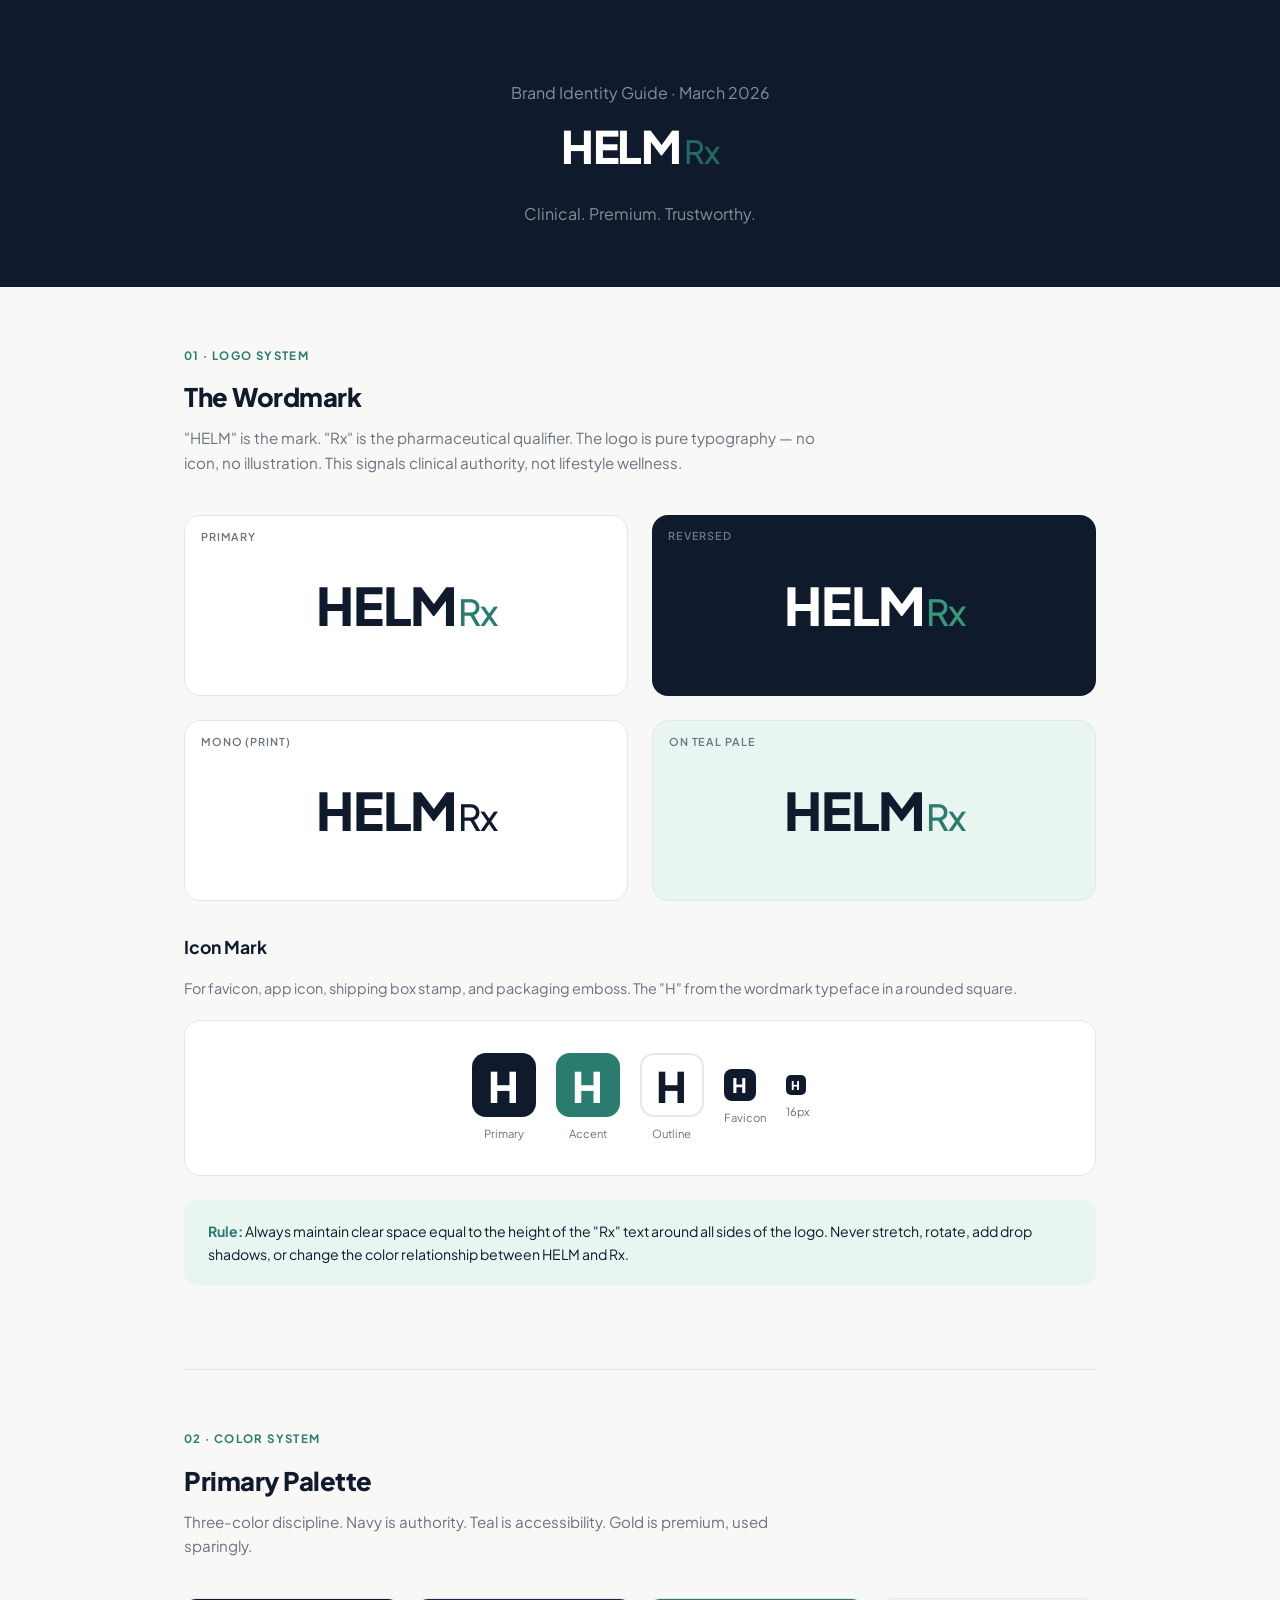
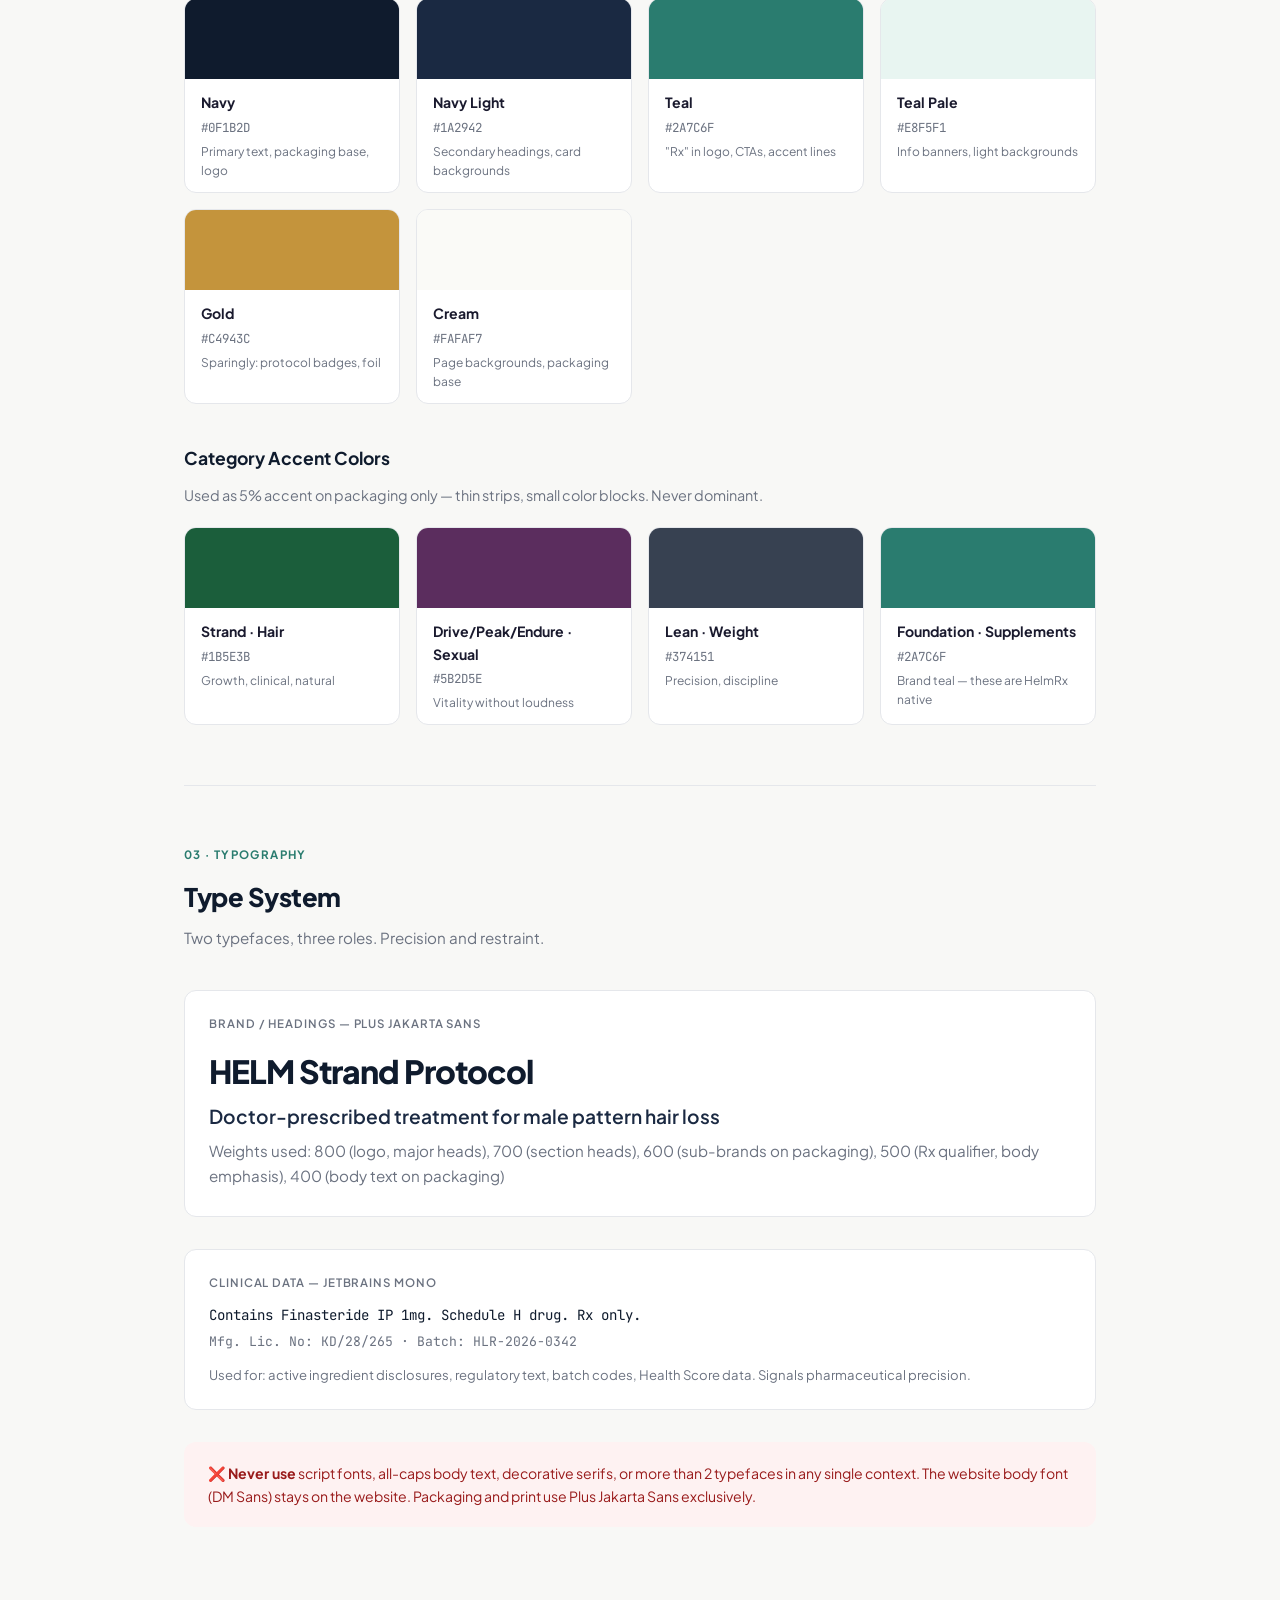
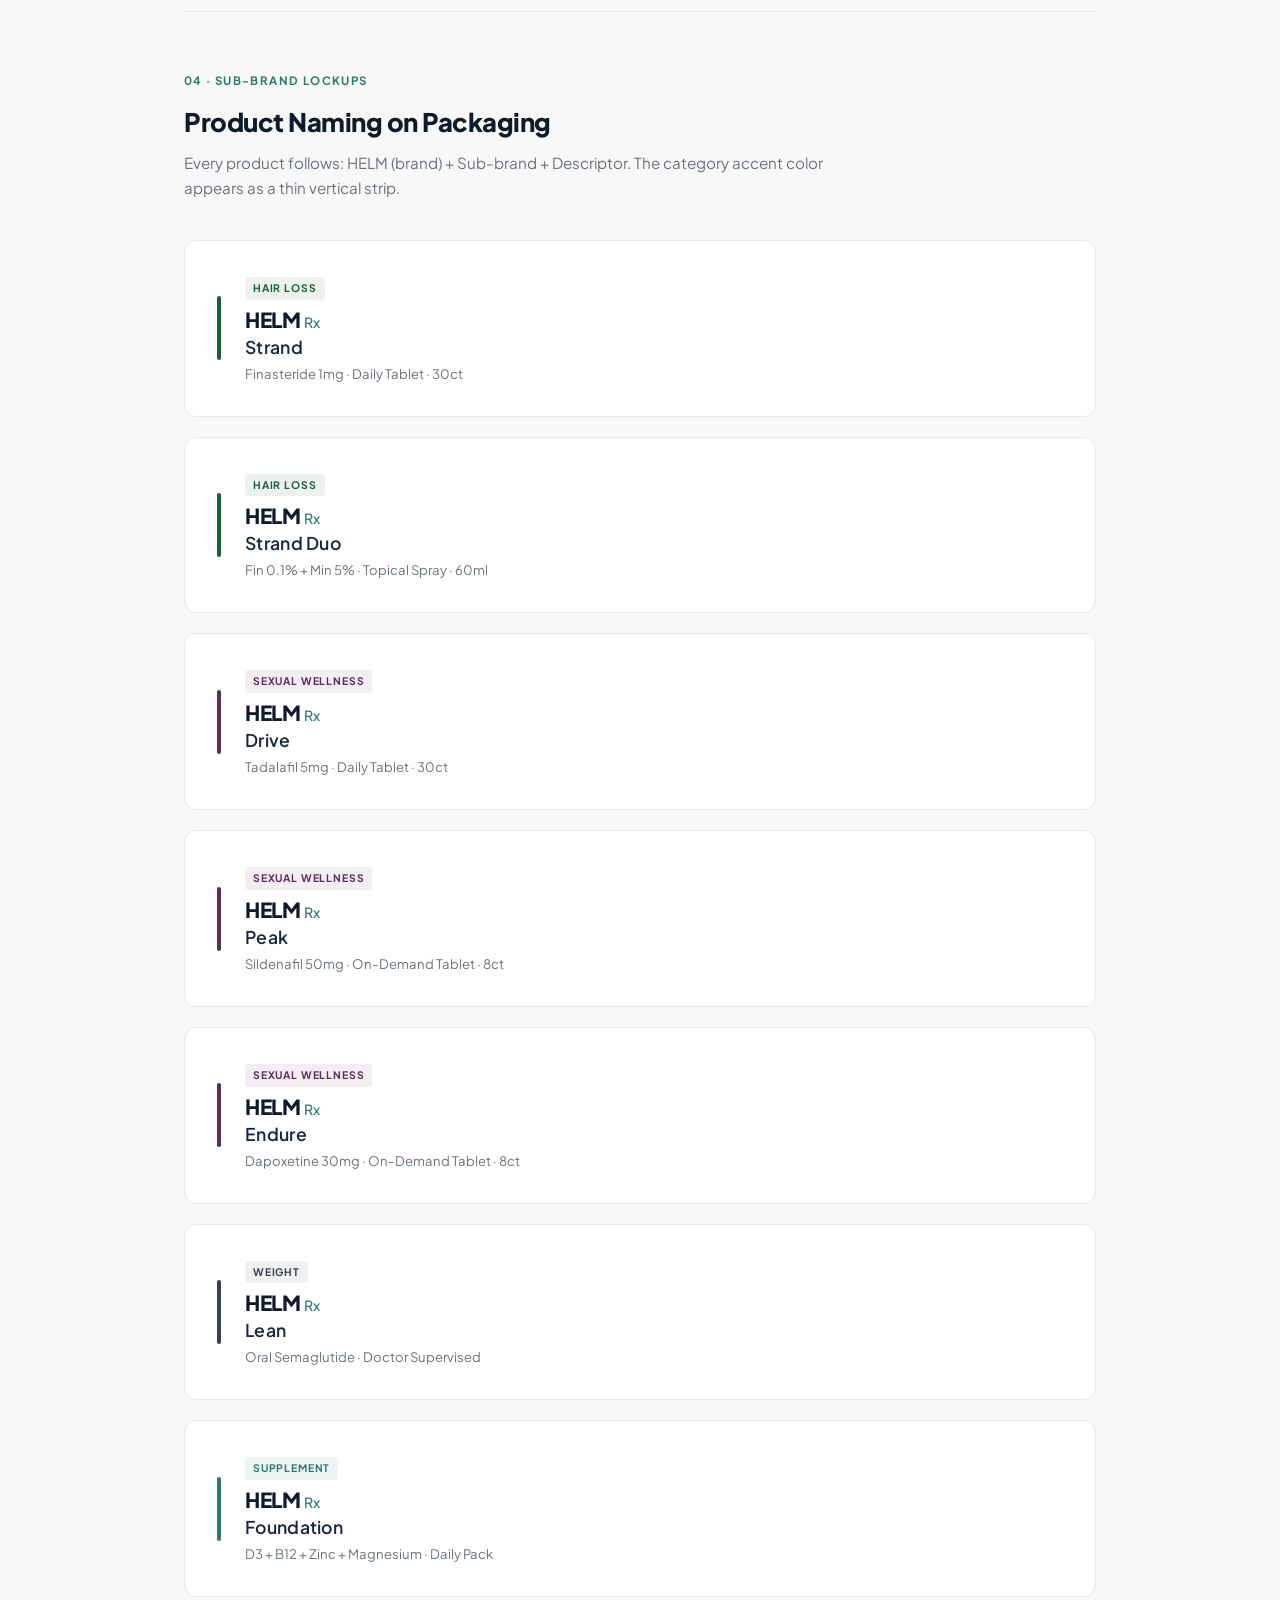
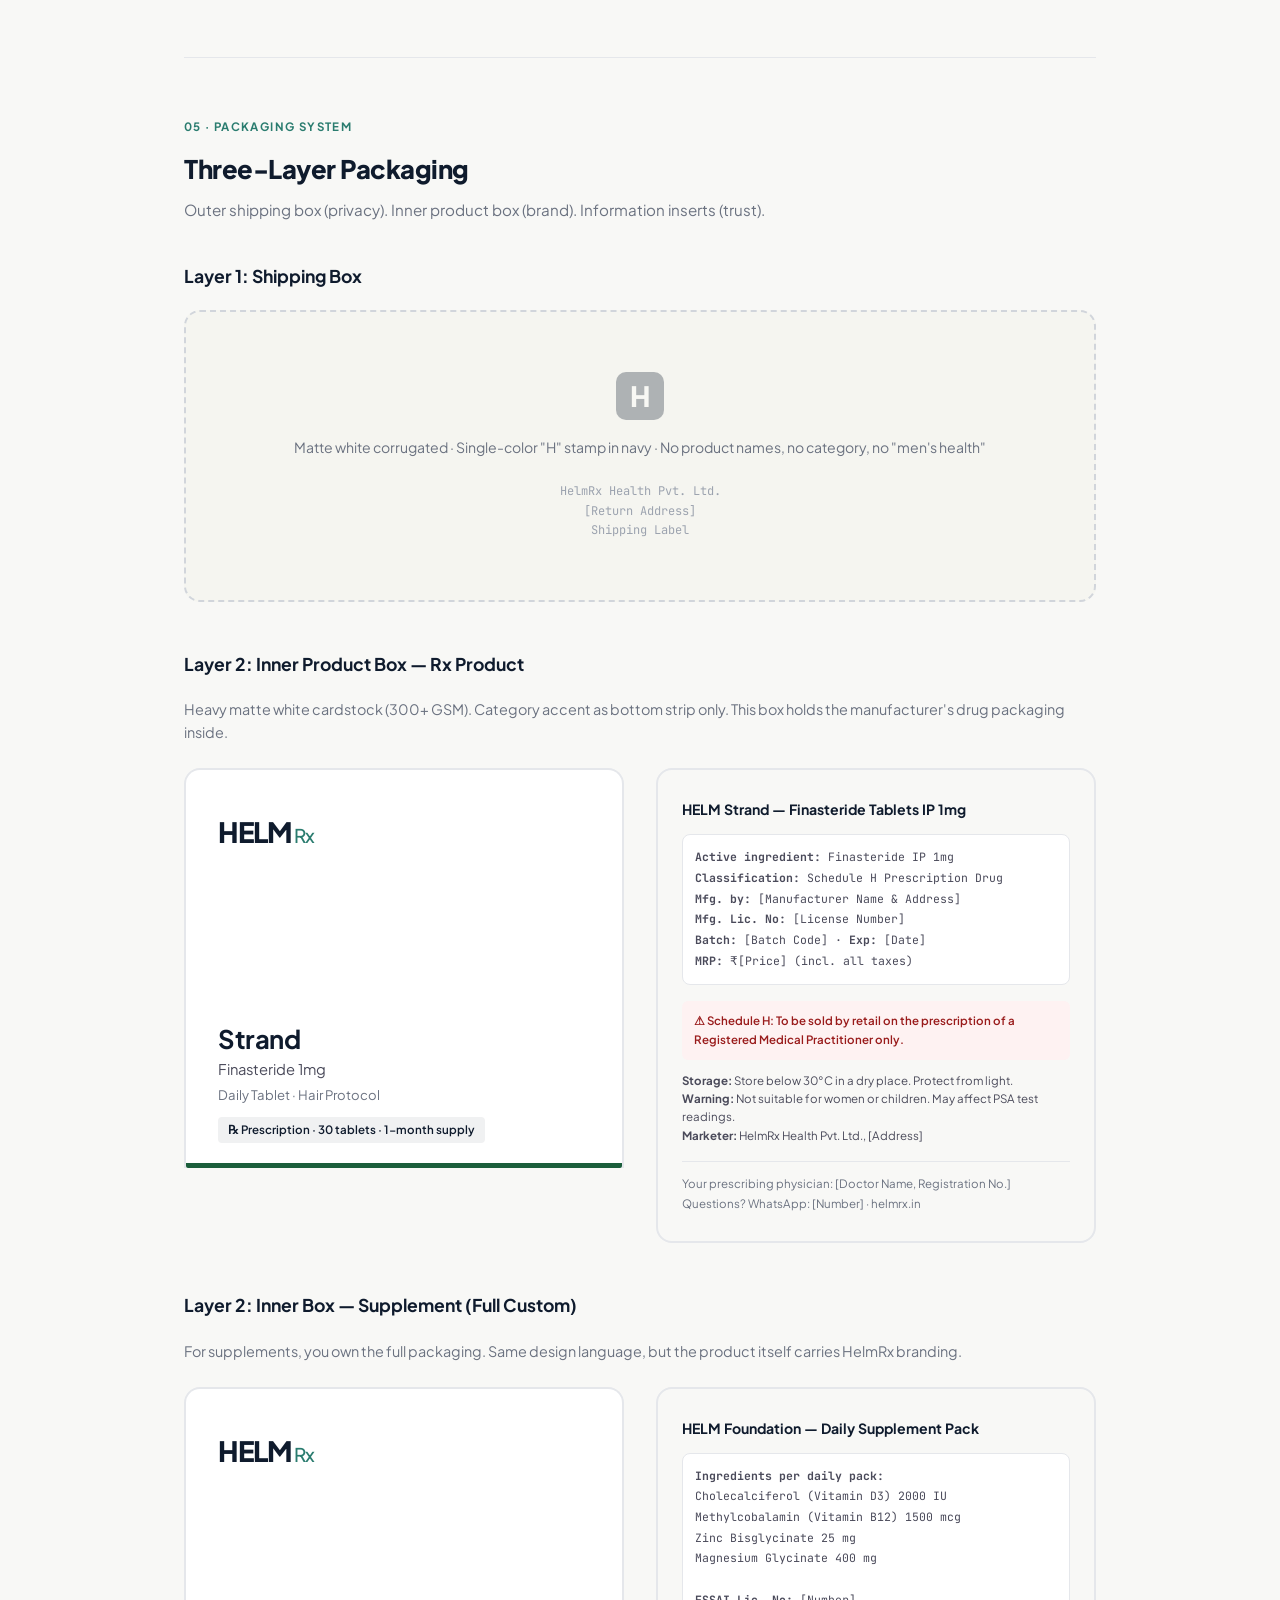
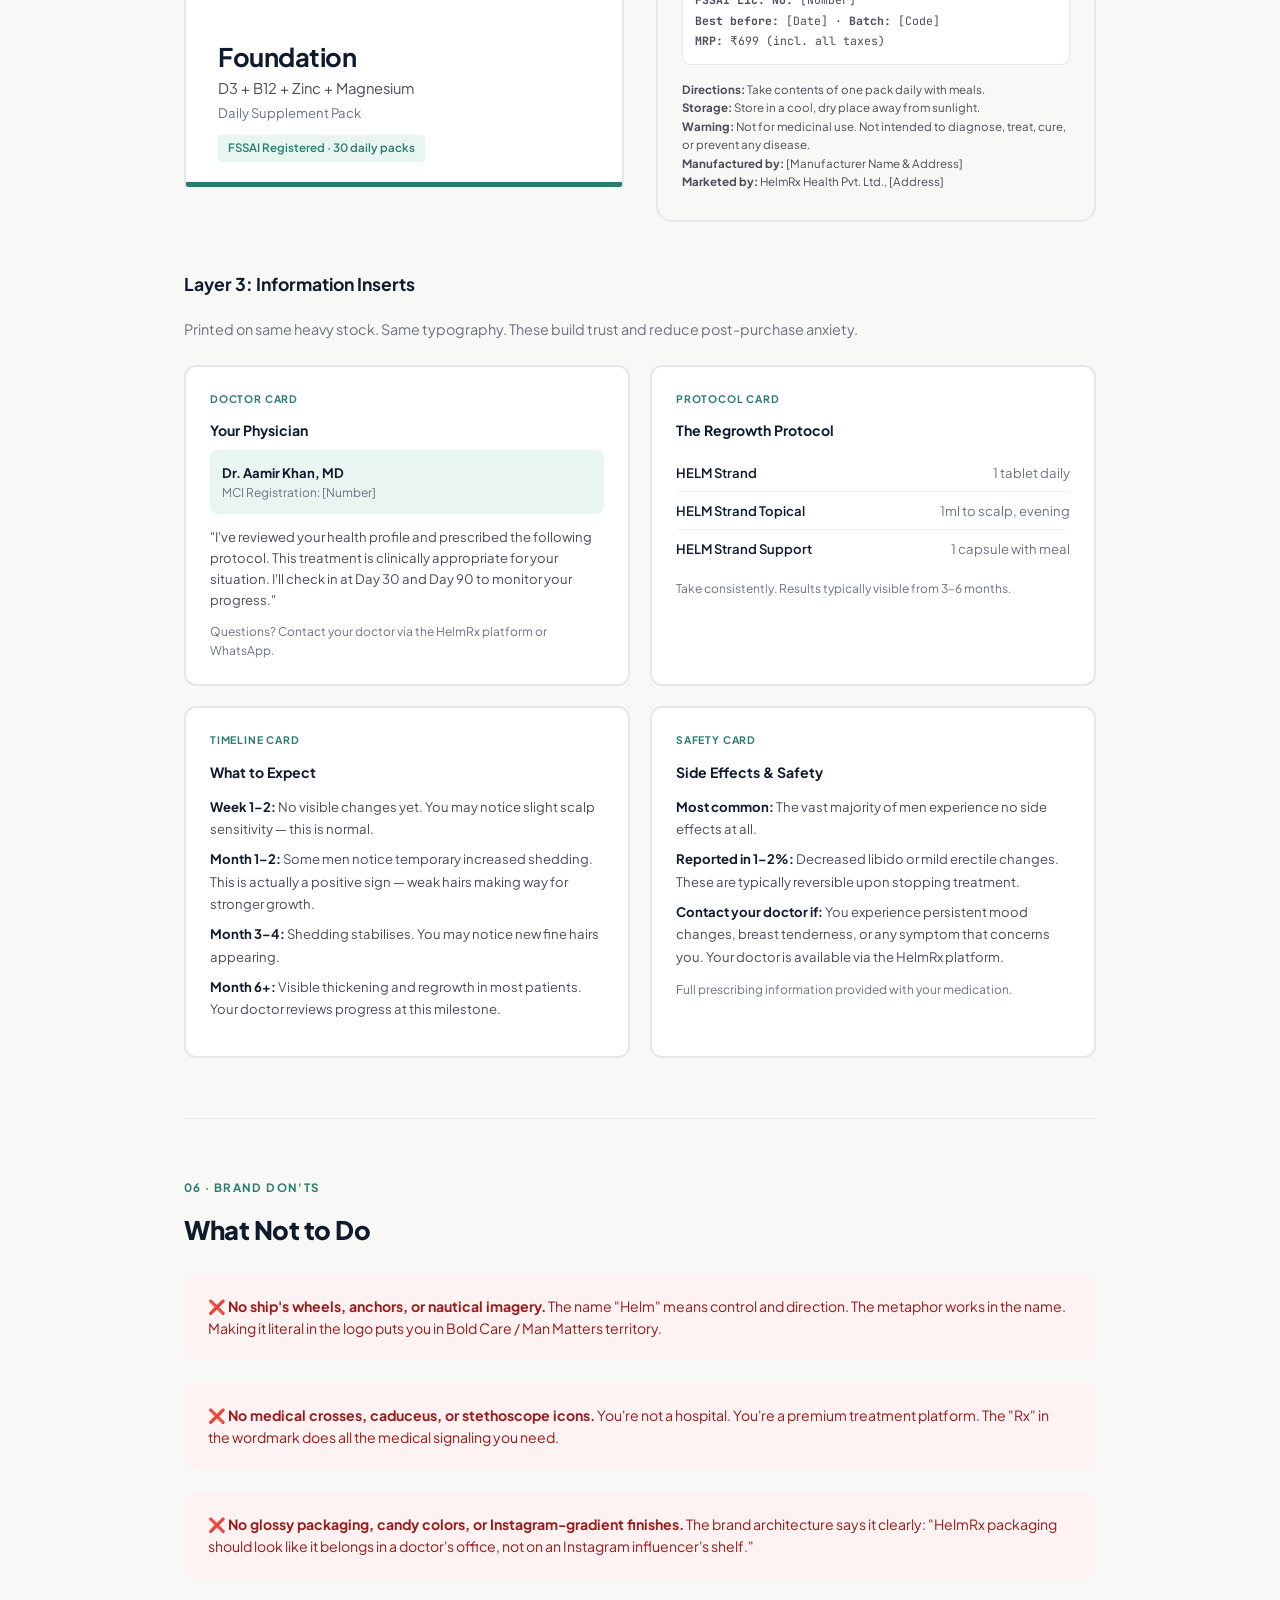
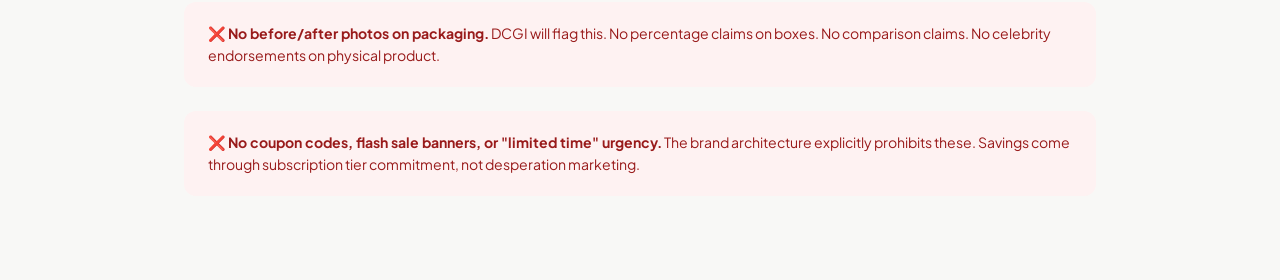
<file: brand/brand-guide.html>
<!DOCTYPE html>
<html lang="en">
<head>
<meta charset="UTF-8">
<meta name="viewport" content="width=device-width, initial-scale=1.0">
<title>HelmRx Brand Guide</title>
<link href="https://fonts.googleapis.com/css2?family=Plus+Jakarta+Sans:wght@300;400;500;600;700;800&family=JetBrains+Mono:wght@400;500&display=swap" rel="stylesheet">
<style>
*{margin:0;padding:0;box-sizing:border-box}
:root{
  --navy:#0F1B2D;--navy-light:#1A2942;--navy-mid:#243650;
  --teal:#2A7C6F;--teal-light:#35997A;--teal-pale:#E8F5F1;
  --gold:#C4943C;--gold-light:#D4A94F;
  --cream:#FAFAF7;--white:#FFF;
  --text:#1A1A2E;--text-mid:#4A4A5A;--text-muted:#6B7280;
  --cat-hair:#1B5E3B;--cat-sexual:#5B2D5E;--cat-weight:#374151;--cat-supp:#2A7C6F;
  --font:'Plus Jakarta Sans',sans-serif;--mono:'JetBrains Mono',monospace;
}
body{font-family:var(--font);color:var(--text);background:#F8F8F6;line-height:1.6}
.page-header{background:var(--navy);color:#fff;padding:80px 40px 60px;text-align:center}
.page-header h1{font-size:2.8rem;font-weight:800;letter-spacing:-1px;margin-bottom:8px}
.page-header p{font-size:1rem;color:rgba(255,255,255,.5);font-weight:400}
.container{max-width:960px;margin:0 auto;padding:0 24px}
section{padding:60px 0}
.section-label{font-size:.72rem;font-weight:700;letter-spacing:.12em;text-transform:uppercase;color:var(--teal);margin-bottom:12px}
h2{font-size:1.6rem;font-weight:800;color:var(--navy);margin-bottom:8px;letter-spacing:-.5px}
.section-desc{color:var(--text-muted);font-size:.95rem;margin-bottom:40px;max-width:640px}
.divider{border:none;border-top:1px solid #E5E7EB;margin:0}

/* Logo showcase */
.logo-grid{display:grid;grid-template-columns:1fr 1fr;gap:24px;margin-bottom:32px}
.logo-card{border-radius:16px;padding:48px 40px;display:flex;align-items:center;justify-content:center;position:relative}
.logo-card.light{background:#fff;border:1px solid #E5E7EB}
.logo-card.dark{background:var(--navy)}
.logo-card.full{grid-column:1/-1}
.logo-card-label{position:absolute;top:12px;left:16px;font-size:.68rem;font-weight:600;letter-spacing:.08em;text-transform:uppercase;color:var(--text-muted)}
.logo-card.dark .logo-card-label{color:rgba(255,255,255,.4)}

/* Wordmark rendering */
.wm{font-family:var(--font);letter-spacing:-1px;display:inline-flex;align-items:baseline}
.wm-helm{font-weight:800;font-size:52px}
.wm-rx{font-weight:500;font-size:36px;margin-left:2px}
.wm.navy .wm-helm{color:var(--navy)}.wm.navy .wm-rx{color:var(--teal)}
.wm.white .wm-helm{color:#fff}.wm.white .wm-rx{color:var(--teal-light)}
.wm.mono .wm-helm,.wm.mono .wm-rx{color:var(--navy)}

/* Icon mark */
.icon-mark{width:64px;height:64px;border-radius:14px;display:flex;align-items:center;justify-content:center;font-family:var(--font);font-weight:800;font-size:42px;color:#fff}
.icon-mark.navy-bg{background:var(--navy)}
.icon-mark.teal-bg{background:var(--teal)}
.icon-mark.white-bg{background:#fff;color:var(--navy);border:2px solid #E5E7EB}
.icon-row{display:flex;gap:20px;align-items:center;justify-content:center}

/* Color swatches */
.color-grid{display:grid;grid-template-columns:repeat(auto-fit,minmax(180px,1fr));gap:16px}
.swatch{border-radius:12px;overflow:hidden;background:#fff;border:1px solid #E5E7EB}
.swatch-block{height:80px}
.swatch-info{padding:12px 16px}
.swatch-name{font-weight:700;font-size:.88rem;margin-bottom:4px}
.swatch-hex{font-family:var(--mono);font-size:.78rem;color:var(--text-muted)}
.swatch-use{font-size:.75rem;color:var(--text-muted);margin-top:4px}

/* Typography */
.type-sample{margin-bottom:32px;padding:24px;background:#fff;border-radius:12px;border:1px solid #E5E7EB}
.type-label{font-size:.72rem;font-weight:600;letter-spacing:.08em;text-transform:uppercase;color:var(--text-muted);margin-bottom:12px}
.type-specimen{margin-bottom:4px}

/* Sub-brand lockups */
.lockup-grid{display:grid;gap:20px}
.lockup-card{background:#fff;border:1px solid #E5E7EB;border-radius:12px;padding:32px;display:flex;align-items:center;gap:24px}
.lockup-accent{width:4px;height:64px;border-radius:2px;flex-shrink:0}
.lockup-text h3{font-weight:800;font-size:1.3rem;letter-spacing:-.5px;color:var(--navy);line-height:1.2}
.lockup-text h3 span{font-weight:500;font-size:.88rem;color:var(--teal);margin-left:4px}
.lockup-text .sub{font-weight:600;font-size:1.1rem;color:var(--navy-light);letter-spacing:.3px}
.lockup-text .desc{font-size:.82rem;color:var(--text-muted);margin-top:2px}
.lockup-category{font-size:.65rem;font-weight:700;letter-spacing:.08em;text-transform:uppercase;padding:3px 8px;border-radius:4px;display:inline-block;margin-bottom:8px}

/* Packaging mockup */
.pkg-section{display:grid;grid-template-columns:1fr 1fr;gap:32px;align-items:start}
.pkg-box{border-radius:16px;overflow:hidden;position:relative}
.pkg-front{background:#fff;border:2px solid #E5E7EB;border-radius:16px;padding:40px 32px;min-height:400px;display:flex;flex-direction:column}
.pkg-front .pkg-logo{margin-bottom:auto}
.pkg-front .pkg-product{margin-top:auto}
.pkg-back{background:#F8F8F6;border:2px solid #E5E7EB;border-radius:16px;padding:28px 24px;font-size:.78rem;color:var(--text-mid);line-height:1.7}
.pkg-accent-strip{height:4px;border-radius:0 0 2px 2px}
.pkg-rx-badge{display:inline-flex;align-items:center;gap:4px;font-size:.72rem;font-weight:600;color:var(--navy);background:rgba(15,27,45,.06);padding:4px 10px;border-radius:4px;margin-top:12px}

/* Shipping box */
.ship-box{background:#F5F5F0;border:2px dashed #D1D5DB;border-radius:16px;padding:60px 40px;text-align:center;display:flex;flex-direction:column;align-items:center;gap:16px}

/* Insert cards */
.insert-grid{display:grid;grid-template-columns:1fr 1fr;gap:20px}
.insert-card{background:#fff;border:2px solid #E5E7EB;border-radius:12px;padding:24px;font-size:.82rem}
.insert-card h4{font-size:.88rem;font-weight:700;color:var(--navy);margin-bottom:8px}
.insert-card .insert-label{font-size:.65rem;font-weight:700;letter-spacing:.08em;text-transform:uppercase;color:var(--teal);margin-bottom:12px}

/* Notes */
.note{background:var(--teal-pale);border-radius:12px;padding:20px 24px;font-size:.88rem;color:var(--navy);margin:24px 0}
.note strong{color:var(--teal)}
.dont{background:#FEF2F2;border-radius:12px;padding:20px 24px;font-size:.88rem;color:#991B1B;margin:24px 0}

/* Responsive */
@media(max-width:700px){
  .logo-grid,.pkg-section,.insert-grid{grid-template-columns:1fr}
  .page-header h1{font-size:2rem}
}
</style>
</head>
<body>

<div class="page-header">
  <p style="margin-bottom:4px">Brand Identity Guide · March 2026</p>
  <h1 style="display:inline-flex;align-items:baseline"><span style="font-weight:800;letter-spacing:-1.5px">HELM</span><span style="font-weight:500;font-size:2rem;color:rgba(42,124,111,.8);margin-left:4px">Rx</span></h1>
  <p style="margin-top:12px">Clinical. Premium. Trustworthy.</p>
</div>

<div class="container">

<!-- ═══ 1. LOGO SYSTEM ═══ -->
<section>
  <div class="section-label">01 · Logo System</div>
  <h2>The Wordmark</h2>
  <p class="section-desc">"HELM" is the mark. "Rx" is the pharmaceutical qualifier. The logo is pure typography — no icon, no illustration. This signals clinical authority, not lifestyle wellness.</p>

  <div class="logo-grid">
    <div class="logo-card light">
      <span class="logo-card-label">Primary</span>
      <div class="wm navy"><span class="wm-helm">HELM</span><span class="wm-rx">Rx</span></div>
    </div>
    <div class="logo-card dark">
      <span class="logo-card-label">Reversed</span>
      <div class="wm white"><span class="wm-helm">HELM</span><span class="wm-rx">Rx</span></div>
    </div>
    <div class="logo-card light">
      <span class="logo-card-label">Mono (print)</span>
      <div class="wm mono"><span class="wm-helm">HELM</span><span class="wm-rx">Rx</span></div>
    </div>
    <div class="logo-card light" style="background:var(--teal-pale)">
      <span class="logo-card-label">On Teal Pale</span>
      <div class="wm navy"><span class="wm-helm">HELM</span><span class="wm-rx">Rx</span></div>
    </div>
  </div>

  <h3 style="font-size:1.1rem;margin-bottom:16px;color:var(--navy)">Icon Mark</h3>
  <p style="color:var(--text-muted);font-size:.9rem;margin-bottom:20px">For favicon, app icon, shipping box stamp, and packaging emboss. The "H" from the wordmark typeface in a rounded square.</p>
  <div class="logo-card light full" style="padding:32px">
    <div class="icon-row">
      <div style="text-align:center"><div class="icon-mark navy-bg">H</div><div style="font-size:.7rem;color:var(--text-muted);margin-top:8px">Primary</div></div>
      <div style="text-align:center"><div class="icon-mark teal-bg">H</div><div style="font-size:.7rem;color:var(--text-muted);margin-top:8px">Accent</div></div>
      <div style="text-align:center"><div class="icon-mark white-bg">H</div><div style="font-size:.7rem;color:var(--text-muted);margin-top:8px">Outline</div></div>
      <div style="text-align:center"><div class="icon-mark navy-bg" style="width:32px;height:32px;font-size:20px;border-radius:8px">H</div><div style="font-size:.7rem;color:var(--text-muted);margin-top:8px">Favicon</div></div>
      <div style="text-align:center"><div class="icon-mark navy-bg" style="width:20px;height:20px;font-size:12px;border-radius:5px">H</div><div style="font-size:.7rem;color:var(--text-muted);margin-top:8px">16px</div></div>
    </div>
  </div>

  <div class="note"><strong>Rule:</strong> Always maintain clear space equal to the height of the "Rx" text around all sides of the logo. Never stretch, rotate, add drop shadows, or change the color relationship between HELM and Rx.</div>
</section>

<hr class="divider">

<!-- ═══ 2. COLORS ═══ -->
<section>
  <div class="section-label">02 · Color System</div>
  <h2>Primary Palette</h2>
  <p class="section-desc">Three-color discipline. Navy is authority. Teal is accessibility. Gold is premium, used sparingly.</p>

  <div class="color-grid">
    <div class="swatch"><div class="swatch-block" style="background:#0F1B2D"></div><div class="swatch-info"><div class="swatch-name">Navy</div><div class="swatch-hex">#0F1B2D</div><div class="swatch-use">Primary text, packaging base, logo</div></div></div>
    <div class="swatch"><div class="swatch-block" style="background:#1A2942"></div><div class="swatch-info"><div class="swatch-name">Navy Light</div><div class="swatch-hex">#1A2942</div><div class="swatch-use">Secondary headings, card backgrounds</div></div></div>
    <div class="swatch"><div class="swatch-block" style="background:#2A7C6F"></div><div class="swatch-info"><div class="swatch-name">Teal</div><div class="swatch-hex">#2A7C6F</div><div class="swatch-use">"Rx" in logo, CTAs, accent lines</div></div></div>
    <div class="swatch"><div class="swatch-block" style="background:#E8F5F1"></div><div class="swatch-info"><div class="swatch-name">Teal Pale</div><div class="swatch-hex">#E8F5F1</div><div class="swatch-use">Info banners, light backgrounds</div></div></div>
    <div class="swatch"><div class="swatch-block" style="background:#C4943C"></div><div class="swatch-info"><div class="swatch-name">Gold</div><div class="swatch-hex">#C4943C</div><div class="swatch-use">Sparingly: protocol badges, foil</div></div></div>
    <div class="swatch"><div class="swatch-block" style="background:#FAFAF7"></div><div class="swatch-info"><div class="swatch-name">Cream</div><div class="swatch-hex">#FAFAF7</div><div class="swatch-use">Page backgrounds, packaging base</div></div></div>
  </div>

  <h3 style="font-size:1.1rem;margin:40px 0 12px;color:var(--navy)">Category Accent Colors</h3>
  <p style="color:var(--text-muted);font-size:.9rem;margin-bottom:20px">Used as 5% accent on packaging only — thin strips, small color blocks. Never dominant.</p>

  <div class="color-grid">
    <div class="swatch"><div class="swatch-block" style="background:#1B5E3B"></div><div class="swatch-info"><div class="swatch-name">Strand · Hair</div><div class="swatch-hex">#1B5E3B</div><div class="swatch-use">Growth, clinical, natural</div></div></div>
    <div class="swatch"><div class="swatch-block" style="background:#5B2D5E"></div><div class="swatch-info"><div class="swatch-name">Drive/Peak/Endure · Sexual</div><div class="swatch-hex">#5B2D5E</div><div class="swatch-use">Vitality without loudness</div></div></div>
    <div class="swatch"><div class="swatch-block" style="background:#374151"></div><div class="swatch-info"><div class="swatch-name">Lean · Weight</div><div class="swatch-hex">#374151</div><div class="swatch-use">Precision, discipline</div></div></div>
    <div class="swatch"><div class="swatch-block" style="background:#2A7C6F"></div><div class="swatch-info"><div class="swatch-name">Foundation · Supplements</div><div class="swatch-hex">#2A7C6F</div><div class="swatch-use">Brand teal — these are HelmRx native</div></div></div>
  </div>
</section>

<hr class="divider">

<!-- ═══ 3. TYPOGRAPHY ═══ -->
<section>
  <div class="section-label">03 · Typography</div>
  <h2>Type System</h2>
  <p class="section-desc">Two typefaces, three roles. Precision and restraint.</p>

  <div class="type-sample">
    <div class="type-label">Brand / Headings — Plus Jakarta Sans</div>
    <div class="type-specimen" style="font-weight:800;font-size:2rem;letter-spacing:-1px;color:var(--navy)">HELM Strand Protocol</div>
    <div class="type-specimen" style="font-weight:600;font-size:1.2rem;color:var(--navy-light)">Doctor-prescribed treatment for male pattern hair loss</div>
    <div class="type-specimen" style="font-weight:400;font-size:.95rem;color:var(--text-muted);margin-top:8px">Weights used: 800 (logo, major heads), 700 (section heads), 600 (sub-brands on packaging), 500 (Rx qualifier, body emphasis), 400 (body text on packaging)</div>
  </div>

  <div class="type-sample">
    <div class="type-label">Clinical Data — JetBrains Mono</div>
    <div class="type-specimen" style="font-family:var(--mono);font-size:.88rem;color:var(--navy)">Contains Finasteride IP 1mg. Schedule H drug. Rx only.</div>
    <div class="type-specimen" style="font-family:var(--mono);font-size:.82rem;color:var(--text-muted);margin-top:4px">Mfg. Lic. No: KD/28/265 · Batch: HLR-2026-0342</div>
    <div style="font-size:.82rem;color:var(--text-muted);margin-top:12px">Used for: active ingredient disclosures, regulatory text, batch codes, Health Score data. Signals pharmaceutical precision.</div>
  </div>

  <div class="dont">❌ <strong>Never use</strong> script fonts, all-caps body text, decorative serifs, or more than 2 typefaces in any single context. The website body font (DM Sans) stays on the website. Packaging and print use Plus Jakarta Sans exclusively.</div>
</section>

<hr class="divider">

<!-- ═══ 4. SUB-BRAND LOCKUPS ═══ -->
<section>
  <div class="section-label">04 · Sub-Brand Lockups</div>
  <h2>Product Naming on Packaging</h2>
  <p class="section-desc">Every product follows: HELM (brand) + Sub-brand + Descriptor. The category accent color appears as a thin vertical strip.</p>

  <div class="lockup-grid">
    <div class="lockup-card">
      <div class="lockup-accent" style="background:var(--cat-hair)"></div>
      <div class="lockup-text">
        <div class="lockup-category" style="background:rgba(27,94,59,.08);color:var(--cat-hair)">Hair Loss</div>
        <h3>HELM<span>Rx</span></h3>
        <div class="sub">Strand</div>
        <div class="desc">Finasteride 1mg · Daily Tablet · 30ct</div>
      </div>
    </div>
    <div class="lockup-card">
      <div class="lockup-accent" style="background:var(--cat-hair)"></div>
      <div class="lockup-text">
        <div class="lockup-category" style="background:rgba(27,94,59,.08);color:var(--cat-hair)">Hair Loss</div>
        <h3>HELM<span>Rx</span></h3>
        <div class="sub">Strand Duo</div>
        <div class="desc">Fin 0.1% + Min 5% · Topical Spray · 60ml</div>
      </div>
    </div>
    <div class="lockup-card">
      <div class="lockup-accent" style="background:var(--cat-sexual)"></div>
      <div class="lockup-text">
        <div class="lockup-category" style="background:rgba(91,45,94,.08);color:var(--cat-sexual)">Sexual Wellness</div>
        <h3>HELM<span>Rx</span></h3>
        <div class="sub">Drive</div>
        <div class="desc">Tadalafil 5mg · Daily Tablet · 30ct</div>
      </div>
    </div>
    <div class="lockup-card">
      <div class="lockup-accent" style="background:var(--cat-sexual)"></div>
      <div class="lockup-text">
        <div class="lockup-category" style="background:rgba(91,45,94,.08);color:var(--cat-sexual)">Sexual Wellness</div>
        <h3>HELM<span>Rx</span></h3>
        <div class="sub">Peak</div>
        <div class="desc">Sildenafil 50mg · On-Demand Tablet · 8ct</div>
      </div>
    </div>
    <div class="lockup-card">
      <div class="lockup-accent" style="background:var(--cat-sexual)"></div>
      <div class="lockup-text">
        <div class="lockup-category" style="background:rgba(91,45,94,.08);color:var(--cat-sexual)">Sexual Wellness</div>
        <h3>HELM<span>Rx</span></h3>
        <div class="sub">Endure</div>
        <div class="desc">Dapoxetine 30mg · On-Demand Tablet · 8ct</div>
      </div>
    </div>
    <div class="lockup-card">
      <div class="lockup-accent" style="background:var(--cat-weight)"></div>
      <div class="lockup-text">
        <div class="lockup-category" style="background:rgba(55,65,81,.08);color:var(--cat-weight)">Weight</div>
        <h3>HELM<span>Rx</span></h3>
        <div class="sub">Lean</div>
        <div class="desc">Oral Semaglutide · Doctor Supervised</div>
      </div>
    </div>
    <div class="lockup-card">
      <div class="lockup-accent" style="background:var(--cat-supp)"></div>
      <div class="lockup-text">
        <div class="lockup-category" style="background:rgba(42,124,111,.08);color:var(--cat-supp)">Supplement</div>
        <h3>HELM<span>Rx</span></h3>
        <div class="sub">Foundation</div>
        <div class="desc">D3 + B12 + Zinc + Magnesium · Daily Pack</div>
      </div>
    </div>
  </div>
</section>

<hr class="divider">

<!-- ═══ 5. PACKAGING SYSTEM ═══ -->
<section>
  <div class="section-label">05 · Packaging System</div>
  <h2>Three-Layer Packaging</h2>
  <p class="section-desc">Outer shipping box (privacy). Inner product box (brand). Information inserts (trust).</p>

  <h3 style="font-size:1.1rem;margin-bottom:20px;color:var(--navy)">Layer 1: Shipping Box</h3>
  <div class="ship-box">
    <div class="icon-mark navy-bg" style="width:48px;height:48px;font-size:28px;border-radius:10px;opacity:.3">H</div>
    <div style="font-size:.88rem;color:var(--text-muted)">Matte white corrugated · Single-color "H" stamp in navy · No product names, no category, no "men's health"</div>
    <div style="font-family:var(--mono);font-size:.75rem;color:#9CA3AF;margin-top:8px">
      HelmRx Health Pvt. Ltd.<br>
      [Return Address]<br>
      Shipping Label
    </div>
  </div>

  <h3 style="font-size:1.1rem;margin:48px 0 20px;color:var(--navy)">Layer 2: Inner Product Box — Rx Product</h3>
  <p style="color:var(--text-muted);font-size:.9rem;margin-bottom:24px">Heavy matte white cardstock (300+ GSM). Category accent as bottom strip only. This box holds the manufacturer's drug packaging inside.</p>

  <div class="pkg-section">
    <!-- FRONT PANEL -->
    <div class="pkg-front" style="border-bottom:none;border-radius:16px 16px 0 0">
      <div class="pkg-logo">
        <div class="wm navy" style="margin-bottom:4px"><span class="wm-helm" style="font-size:28px">HELM</span><span class="wm-rx" style="font-size:19px">Rx</span></div>
      </div>
      <div class="pkg-product" style="margin-top:auto">
        <div style="font-weight:700;font-size:1.6rem;color:var(--navy);letter-spacing:-.5px;line-height:1.2">Strand</div>
        <div style="font-size:.92rem;color:var(--text-mid);margin-top:4px">Finasteride 1mg</div>
        <div style="font-size:.82rem;color:var(--text-muted);margin-top:2px">Daily Tablet · Hair Protocol</div>
        <div class="pkg-rx-badge">℞ Prescription · 30 tablets · 1-month supply</div>
      </div>
      <div class="pkg-accent-strip" style="background:var(--cat-hair);margin:20px -32px -40px;height:5px"></div>
    </div>

    <!-- BACK PANEL -->
    <div class="pkg-back">
      <div style="font-weight:700;font-size:.88rem;color:var(--navy);margin-bottom:12px">HELM Strand — Finasteride Tablets IP 1mg</div>
      
      <div style="font-family:var(--mono);font-size:.72rem;line-height:1.8;margin-bottom:16px;padding:12px;background:#fff;border-radius:8px;border:1px solid #E5E7EB">
        <strong>Active ingredient:</strong> Finasteride IP 1mg<br>
        <strong>Classification:</strong> Schedule H Prescription Drug<br>
        <strong>Mfg. by:</strong> [Manufacturer Name & Address]<br>
        <strong>Mfg. Lic. No:</strong> [License Number]<br>
        <strong>Batch:</strong> [Batch Code] · <strong>Exp:</strong> [Date]<br>
        <strong>MRP:</strong> ₹[Price] (incl. all taxes)
      </div>
      
      <div style="background:#FEF2F2;padding:10px 12px;border-radius:6px;font-size:.72rem;color:#991B1B;margin-bottom:12px;font-weight:600">
        ⚠ Schedule H: To be sold by retail on the prescription of a Registered Medical Practitioner only.
      </div>
      
      <div style="font-size:.72rem;line-height:1.6">
        <strong>Storage:</strong> Store below 30°C in a dry place. Protect from light.<br>
        <strong>Warning:</strong> Not suitable for women or children. May affect PSA test readings.<br>
        <strong>Marketer:</strong> HelmRx Health Pvt. Ltd., [Address]<br>
      </div>
      
      <div style="margin-top:16px;padding-top:12px;border-top:1px solid #E5E7EB;font-size:.72rem;color:var(--text-muted)">
        Your prescribing physician: [Doctor Name, Registration No.]<br>
        Questions? WhatsApp: [Number] · helmrx.in
      </div>
    </div>
  </div>

  <h3 style="font-size:1.1rem;margin:48px 0 20px;color:var(--navy)">Layer 2: Inner Box — Supplement (Full Custom)</h3>
  <p style="color:var(--text-muted);font-size:.9rem;margin-bottom:24px">For supplements, you own the full packaging. Same design language, but the product itself carries HelmRx branding.</p>

  <div class="pkg-section">
    <div class="pkg-front" style="border-bottom:none;border-radius:16px 16px 0 0">
      <div class="pkg-logo">
        <div class="wm navy" style="margin-bottom:4px"><span class="wm-helm" style="font-size:28px">HELM</span><span class="wm-rx" style="font-size:19px">Rx</span></div>
      </div>
      <div class="pkg-product" style="margin-top:auto">
        <div style="font-weight:700;font-size:1.6rem;color:var(--navy);letter-spacing:-.5px;line-height:1.2">Foundation</div>
        <div style="font-size:.92rem;color:var(--text-mid);margin-top:4px">D3 + B12 + Zinc + Magnesium</div>
        <div style="font-size:.82rem;color:var(--text-muted);margin-top:2px">Daily Supplement Pack</div>
        <div style="display:inline-flex;align-items:center;gap:4px;font-size:.72rem;font-weight:600;color:var(--teal);background:var(--teal-pale);padding:4px 10px;border-radius:4px;margin-top:12px">FSSAI Registered · 30 daily packs</div>
      </div>
      <div class="pkg-accent-strip" style="background:var(--cat-supp);margin:20px -32px -40px;height:5px"></div>
    </div>

    <div class="pkg-back">
      <div style="font-weight:700;font-size:.88rem;color:var(--navy);margin-bottom:12px">HELM Foundation — Daily Supplement Pack</div>
      <div style="font-family:var(--mono);font-size:.72rem;line-height:1.8;margin-bottom:16px;padding:12px;background:#fff;border-radius:8px;border:1px solid #E5E7EB">
        <strong>Ingredients per daily pack:</strong><br>
        Cholecalciferol (Vitamin D3) 2000 IU<br>
        Methylcobalamin (Vitamin B12) 1500 mcg<br>
        Zinc Bisglycinate 25 mg<br>
        Magnesium Glycinate 400 mg<br><br>
        <strong>FSSAI Lic. No:</strong> [Number]<br>
        <strong>Best before:</strong> [Date] · <strong>Batch:</strong> [Code]<br>
        <strong>MRP:</strong> ₹699 (incl. all taxes)
      </div>
      <div style="font-size:.72rem;line-height:1.6">
        <strong>Directions:</strong> Take contents of one pack daily with meals.<br>
        <strong>Storage:</strong> Store in a cool, dry place away from sunlight.<br>
        <strong>Warning:</strong> Not for medicinal use. Not intended to diagnose, treat, cure, or prevent any disease.<br>
        <strong>Manufactured by:</strong> [Manufacturer Name & Address]<br>
        <strong>Marketed by:</strong> HelmRx Health Pvt. Ltd., [Address]
      </div>
    </div>
  </div>

  <h3 style="font-size:1.1rem;margin:48px 0 20px;color:var(--navy)">Layer 3: Information Inserts</h3>
  <p style="color:var(--text-muted);font-size:.9rem;margin-bottom:24px">Printed on same heavy stock. Same typography. These build trust and reduce post-purchase anxiety.</p>

  <div class="insert-grid">
    <div class="insert-card">
      <div class="insert-label">Doctor Card</div>
      <h4>Your Physician</h4>
      <div style="padding:12px;background:var(--teal-pale);border-radius:8px;margin-bottom:12px">
        <div style="font-weight:700;color:var(--navy)">Dr. Aamir Khan, MD</div>
        <div style="font-size:.75rem;color:var(--text-muted)">MCI Registration: [Number]</div>
      </div>
      <p style="color:var(--text-mid);line-height:1.6">"I've reviewed your health profile and prescribed the following protocol. This treatment is clinically appropriate for your situation. I'll check in at Day 30 and Day 90 to monitor your progress."</p>
      <div style="margin-top:12px;font-size:.75rem;color:var(--text-muted)">Questions? Contact your doctor via the HelmRx platform or WhatsApp.</div>
    </div>

    <div class="insert-card">
      <div class="insert-label">Protocol Card</div>
      <h4>The Regrowth Protocol</h4>
      <div style="margin:12px 0">
        <div style="display:flex;justify-content:space-between;padding:8px 0;border-bottom:1px solid #F0F0ED;font-size:.82rem">
          <span style="font-weight:600;color:var(--navy)">HELM Strand</span>
          <span style="color:var(--text-muted)">1 tablet daily</span>
        </div>
        <div style="display:flex;justify-content:space-between;padding:8px 0;border-bottom:1px solid #F0F0ED;font-size:.82rem">
          <span style="font-weight:600;color:var(--navy)">HELM Strand Topical</span>
          <span style="color:var(--text-muted)">1ml to scalp, evening</span>
        </div>
        <div style="display:flex;justify-content:space-between;padding:8px 0;font-size:.82rem">
          <span style="font-weight:600;color:var(--navy)">HELM Strand Support</span>
          <span style="color:var(--text-muted)">1 capsule with meal</span>
        </div>
      </div>
      <div style="font-size:.75rem;color:var(--text-muted)">Take consistently. Results typically visible from 3–6 months.</div>
    </div>

    <div class="insert-card">
      <div class="insert-label">Timeline Card</div>
      <h4>What to Expect</h4>
      <div style="margin:12px 0;font-size:.82rem;color:var(--text-mid);line-height:1.7">
        <div style="margin-bottom:8px"><strong style="color:var(--navy)">Week 1–2:</strong> No visible changes yet. You may notice slight scalp sensitivity — this is normal.</div>
        <div style="margin-bottom:8px"><strong style="color:var(--navy)">Month 1–2:</strong> Some men notice temporary increased shedding. This is actually a positive sign — weak hairs making way for stronger growth.</div>
        <div style="margin-bottom:8px"><strong style="color:var(--navy)">Month 3–4:</strong> Shedding stabilises. You may notice new fine hairs appearing.</div>
        <div><strong style="color:var(--navy)">Month 6+:</strong> Visible thickening and regrowth in most patients. Your doctor reviews progress at this milestone.</div>
      </div>
    </div>

    <div class="insert-card">
      <div class="insert-label">Safety Card</div>
      <h4>Side Effects & Safety</h4>
      <div style="margin:12px 0;font-size:.82rem;color:var(--text-mid);line-height:1.7">
        <div style="margin-bottom:8px"><strong style="color:var(--navy)">Most common:</strong> The vast majority of men experience no side effects at all.</div>
        <div style="margin-bottom:8px"><strong style="color:var(--navy)">Reported in 1–2%:</strong> Decreased libido or mild erectile changes. These are typically reversible upon stopping treatment.</div>
        <div><strong style="color:var(--navy)">Contact your doctor if:</strong> You experience persistent mood changes, breast tenderness, or any symptom that concerns you. Your doctor is available via the HelmRx platform.</div>
      </div>
      <div style="font-size:.75rem;color:var(--text-muted);margin-top:8px">Full prescribing information provided with your medication.</div>
    </div>
  </div>
</section>

<hr class="divider">

<!-- ═══ 6. WHAT NOT TO DO ═══ -->
<section>
  <div class="section-label">06 · Brand Don'ts</div>
  <h2>What Not to Do</h2>

  <div class="dont" style="margin-bottom:16px">❌ <strong>No ship's wheels, anchors, or nautical imagery.</strong> The name "Helm" means control and direction. The metaphor works in the name. Making it literal in the logo puts you in Bold Care / Man Matters territory.</div>
  <div class="dont" style="margin-bottom:16px">❌ <strong>No medical crosses, caduceus, or stethoscope icons.</strong> You're not a hospital. You're a premium treatment platform. The "Rx" in the wordmark does all the medical signaling you need.</div>
  <div class="dont" style="margin-bottom:16px">❌ <strong>No glossy packaging, candy colors, or Instagram-gradient finishes.</strong> The brand architecture says it clearly: "HelmRx packaging should look like it belongs in a doctor's office, not on an Instagram influencer's shelf."</div>
  <div class="dont" style="margin-bottom:16px">❌ <strong>No before/after photos on packaging.</strong> DCGI will flag this. No percentage claims on boxes. No comparison claims. No celebrity endorsements on physical product.</div>
  <div class="dont">❌ <strong>No coupon codes, flash sale banners, or "limited time" urgency.</strong> The brand architecture explicitly prohibits these. Savings come through subscription tier commitment, not desperation marketing.</div>
</section>

</div>
</body>
</html>
</file>
